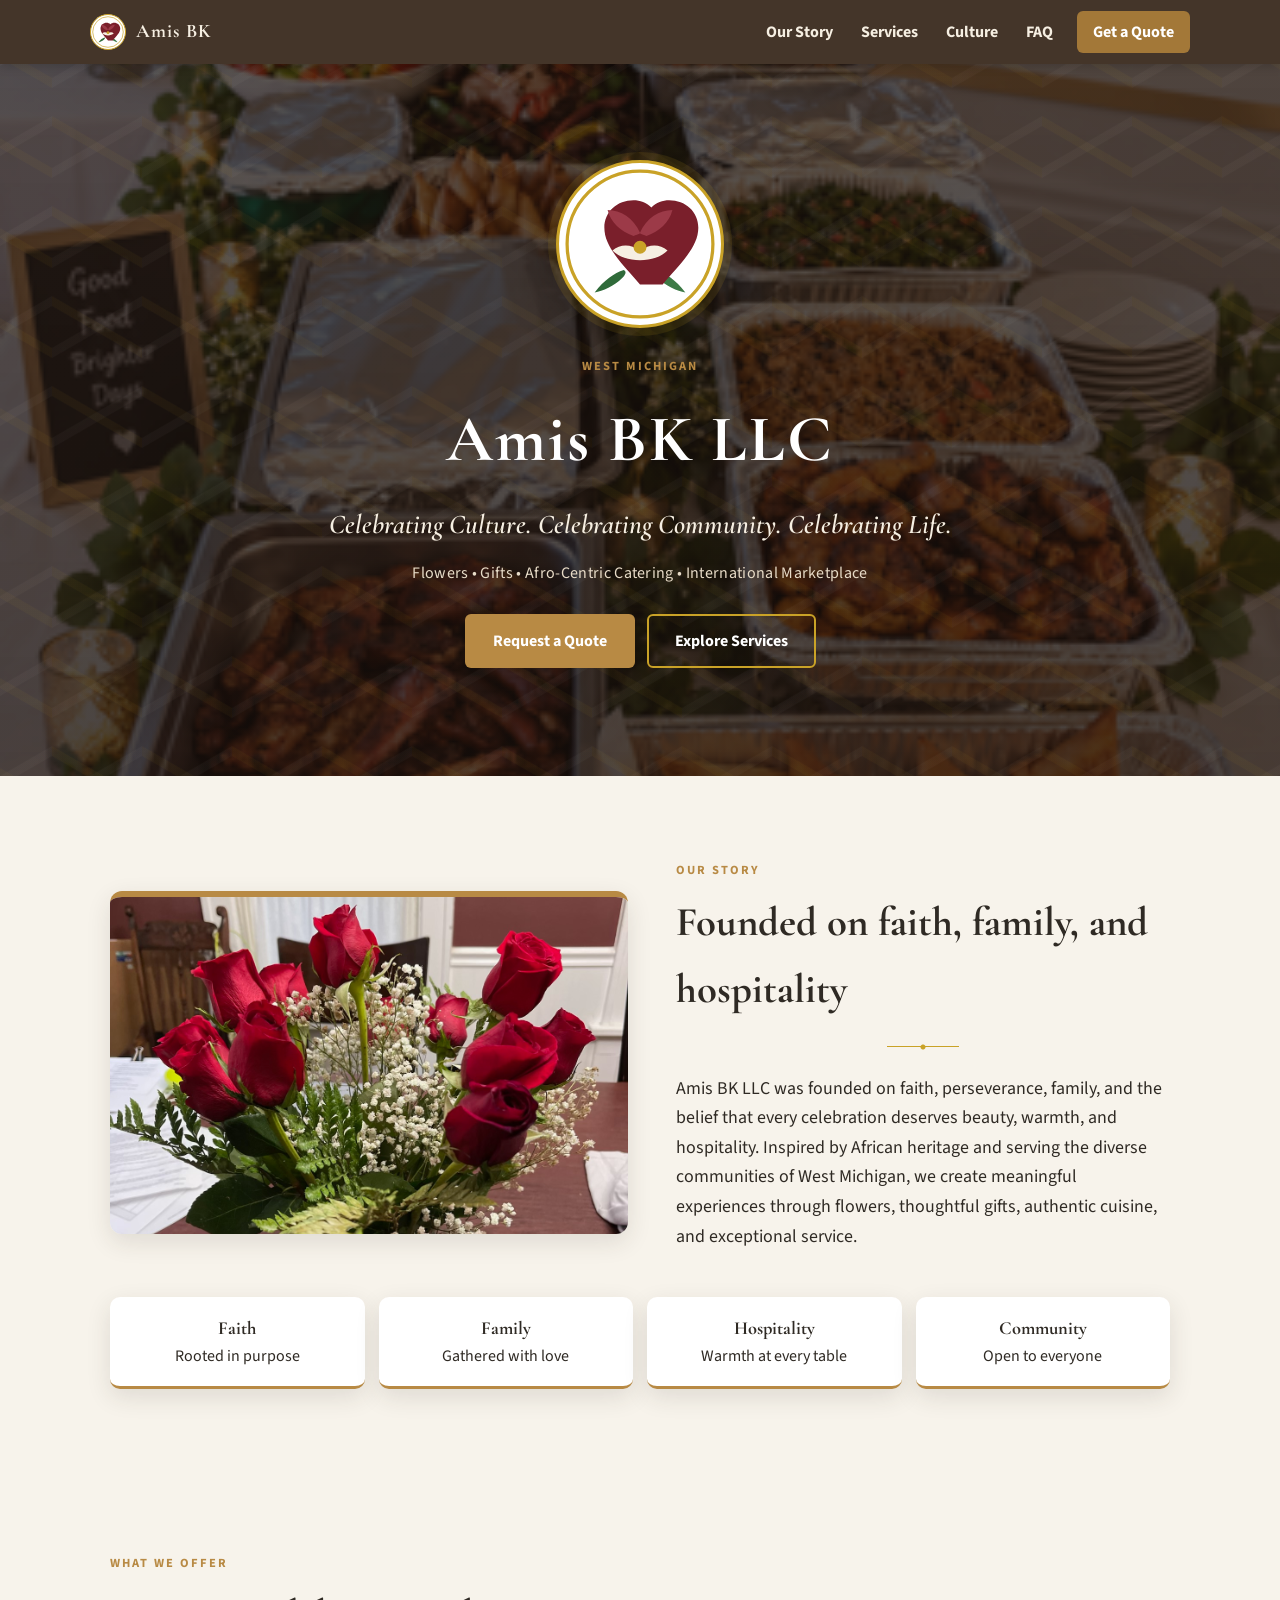
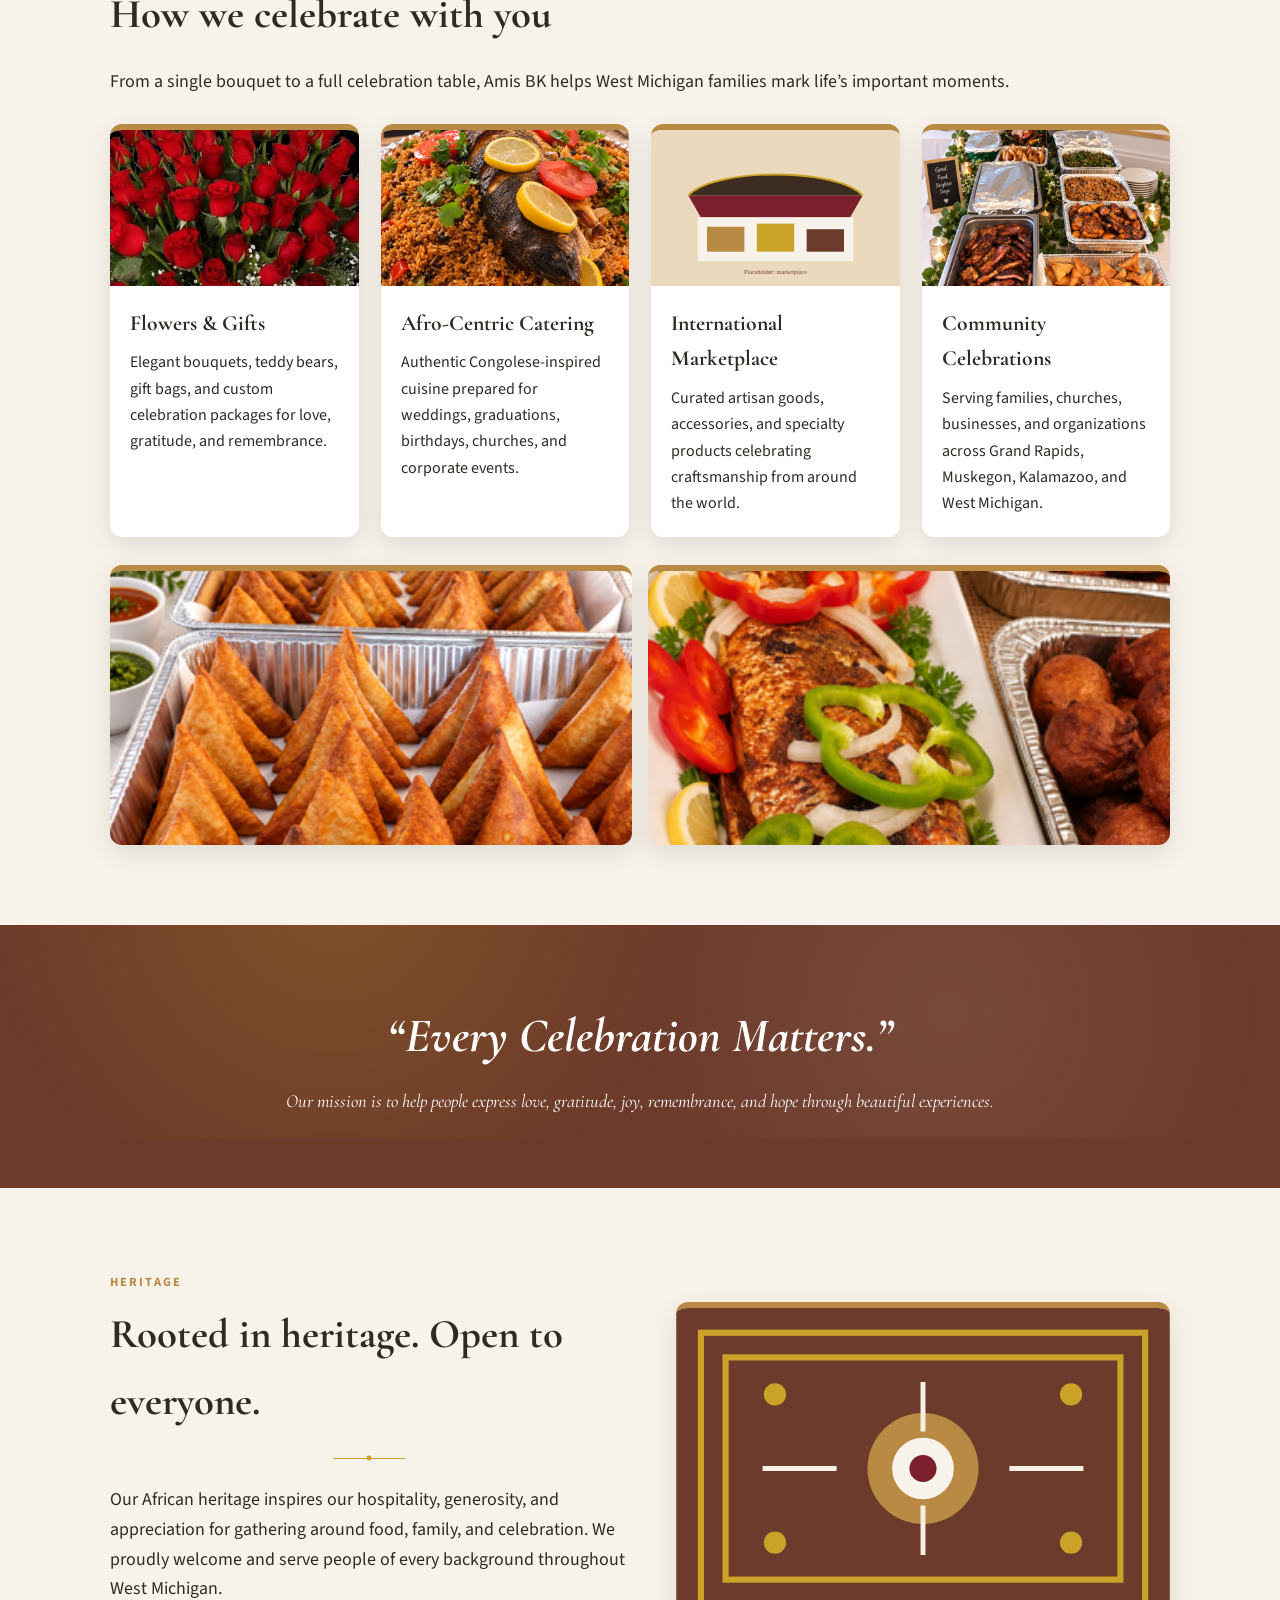
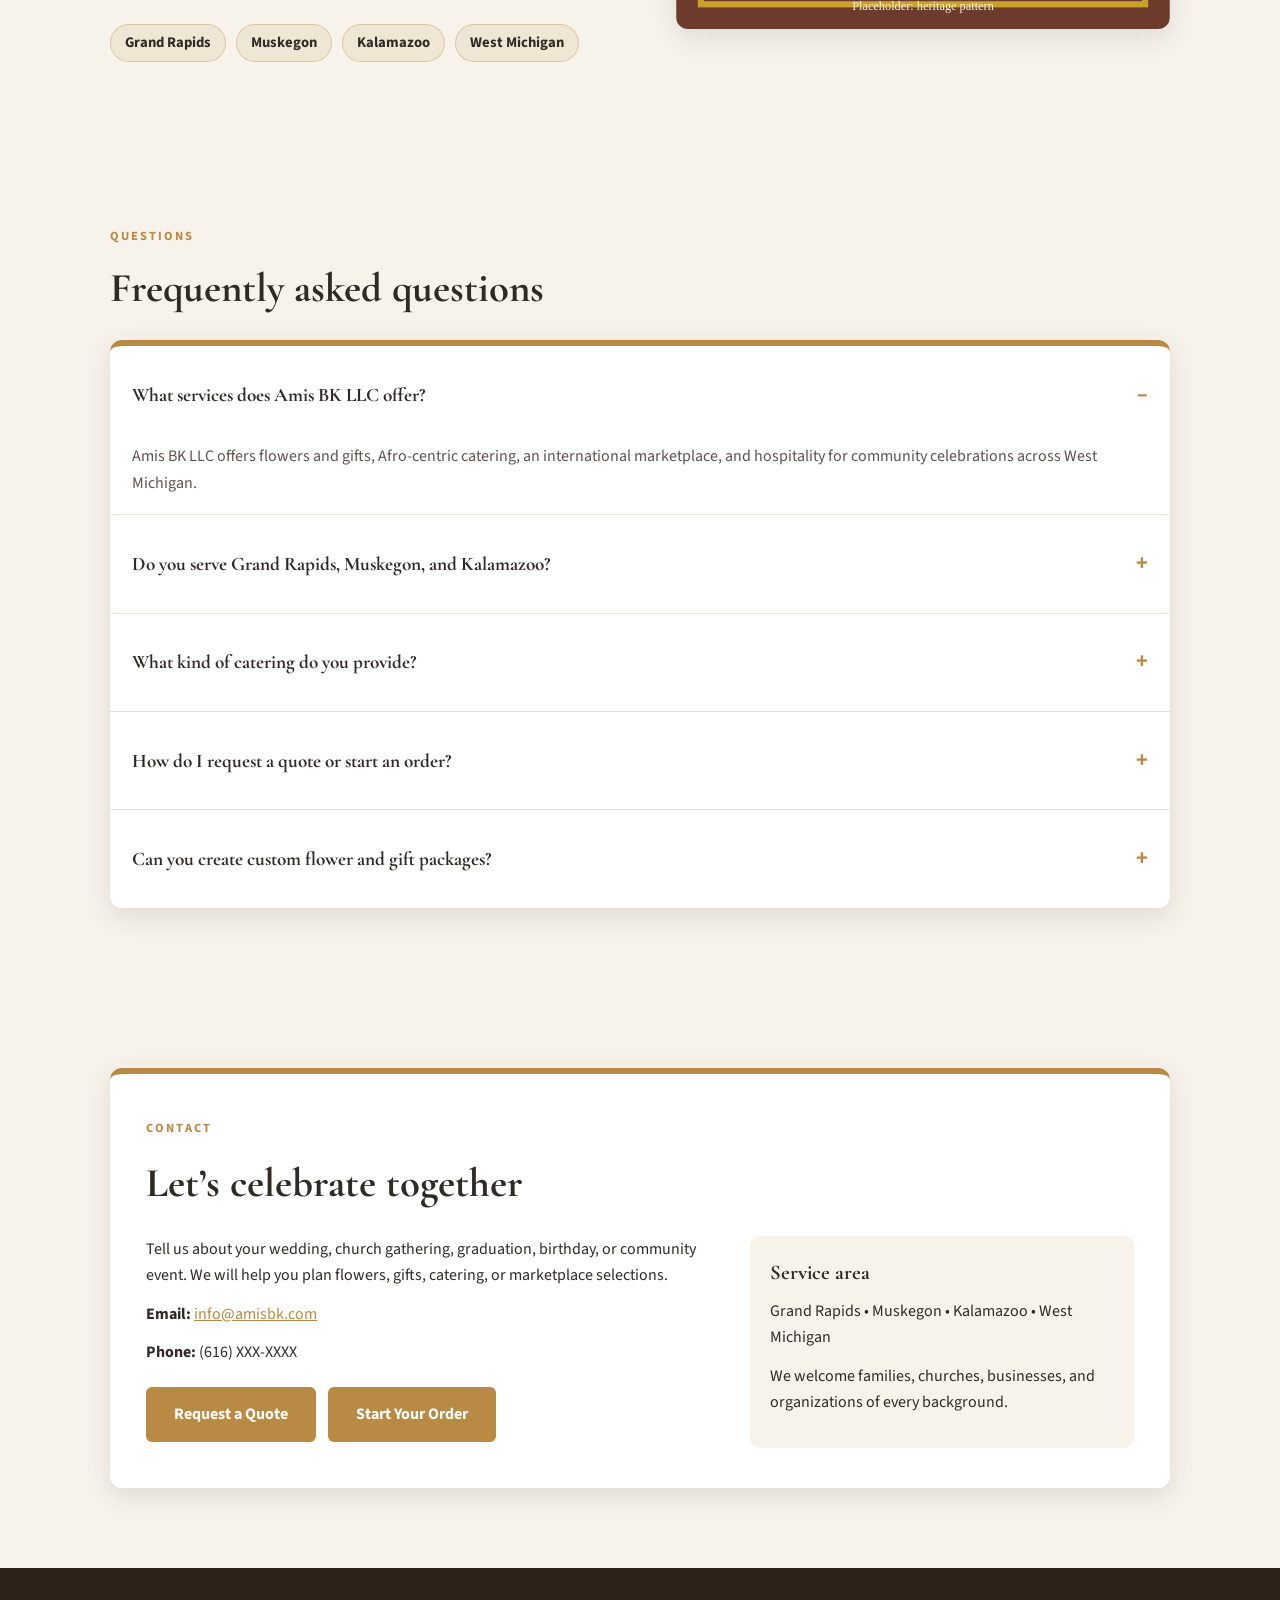
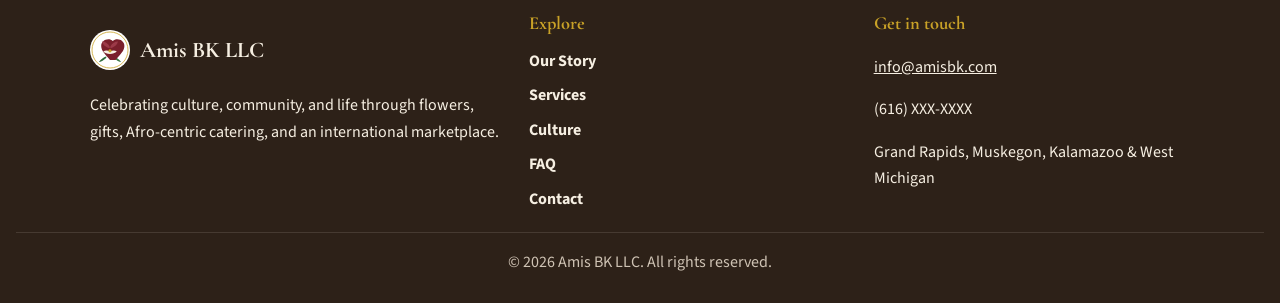
<file: index.html>
<!DOCTYPE html>
<html lang="en-US">
<head>
  <meta charset="utf-8">
  <meta name="viewport" content="width=device-width, initial-scale=1">
  <title>Amis BK LLC | Flowers, Gifts &amp; Afro-Centric Catering in West Michigan</title>
  <meta name="description" content="Amis BK LLC in West Michigan offers flowers, gifts, Congolese-inspired catering, and an international marketplace for weddings, churches, and community celebrations in Grand Rapids, Muskegon, and Kalamazoo.">
  <meta name="robots" content="index,follow">
  <meta name="author" content="Amis BK LLC">
  <meta name="geo.region" content="US-MI">
  <meta name="geo.placename" content="West Michigan">
  <meta name="theme-color" content="#3d2d21">
  <meta property="og:locale" content="en_US">
  <meta property="og:type" content="website">
  <meta property="og:site_name" content="Amis BK LLC">
  <meta property="og:title" content="Amis BK LLC | Flowers, Gifts &amp; Afro-Centric Catering">
  <meta property="og:description" content="Celebrating culture, community, and life through flowers, thoughtful gifts, authentic cuisine, and hospitality across West Michigan.">
  <meta name="twitter:card" content="summary">
  <meta name="twitter:title" content="Amis BK LLC | Flowers, Gifts &amp; Afro-Centric Catering">
  <meta name="twitter:description" content="Flowers, gifts, Afro-centric catering, and an international marketplace serving Grand Rapids, Muskegon, Kalamazoo, and West Michigan.">
  <link rel="icon" href="images/favicon.svg" type="image/svg+xml">
  <link rel="apple-touch-icon" href="images/logo.svg">
  <link rel="preconnect" href="https://fonts.googleapis.com">
  <link rel="preconnect" href="https://fonts.gstatic.com" crossorigin>
  <link rel="stylesheet" href="https://fonts.googleapis.com/css2?family=Cormorant+Garamond:ital,wght@0,600;0,700;1,600&family=Source+Sans+3:wght@400;600;700&display=swap">
  <link rel="stylesheet" href="css/styles.css">
  <script>document.documentElement.classList.add("js");</script>
  <script type="application/ld+json">
  {
    "@context": "https://schema.org",
    "@graph": [
      {
        "@type": "LocalBusiness",
        "@id": "#business",
        "name": "Amis BK LLC",
        "alternateName": "Amis BK",
        "description": "Flowers, gifts, Afro-centric catering, and an international marketplace celebrating culture and community in West Michigan.",
        "email": "info@amisbk.com",
        "priceRange": "$$",
        "areaServed": [
          {"@type": "City", "name": "Grand Rapids"},
          {"@type": "City", "name": "Muskegon"},
          {"@type": "City", "name": "Kalamazoo"},
          {"@type": "AdministrativeArea", "name": "West Michigan"}
        ],
        "address": {
          "@type": "PostalAddress",
          "addressRegion": "MI",
          "addressCountry": "US"
        },
        "knowsLanguage": ["en"],
        "slogan": "Celebrating Culture. Celebrating Community. Celebrating Life.",
        "hasOfferCatalog": {
          "@type": "OfferCatalog",
          "name": "Amis BK services",
          "itemListElement": [
            {"@type": "Offer", "itemOffered": {"@type": "Service", "name": "Flowers and gifts", "description": "Bouquets, teddy bears, gift bags, and custom celebration packages."}},
            {"@type": "Offer", "itemOffered": {"@type": "Service", "name": "Afro-centric catering", "description": "Congolese-inspired cuisine for weddings, graduations, birthdays, churches, and corporate events."}},
            {"@type": "Offer", "itemOffered": {"@type": "Service", "name": "International marketplace", "description": "Curated artisan goods, accessories, and specialty products."}},
            {"@type": "Offer", "itemOffered": {"@type": "Service", "name": "Community celebrations", "description": "Event hospitality for families, churches, businesses, and organizations in West Michigan."}}
          ]
        }
      },
      {
        "@type": "FAQPage",
        "mainEntity": [
          {
            "@type": "Question",
            "name": "What services does Amis BK LLC offer?",
            "acceptedAnswer": {
              "@type": "Answer",
              "text": "Amis BK LLC offers flowers and gifts, Afro-centric catering, an international marketplace, and hospitality for community celebrations across West Michigan."
            }
          },
          {
            "@type": "Question",
            "name": "Does Amis BK serve Grand Rapids, Muskegon, and Kalamazoo?",
            "acceptedAnswer": {
              "@type": "Answer",
              "text": "Yes. Amis BK LLC serves Grand Rapids, Muskegon, Kalamazoo, and the wider West Michigan community."
            }
          },
          {
            "@type": "Question",
            "name": "What kind of catering does Amis BK provide?",
            "acceptedAnswer": {
              "@type": "Answer",
              "text": "Catering is Congolese-inspired and prepared for weddings, graduations, birthdays, churches, and corporate events."
            }
          },
          {
            "@type": "Question",
            "name": "How do I request a quote or start an order?",
            "acceptedAnswer": {
              "@type": "Answer",
              "text": "Email info@amisbk.com with your event details, or use the Request a Quote or Start Your Order buttons on this page."
            }
          },
          {
            "@type": "Question",
            "name": "Can you create custom flower and gift packages?",
            "acceptedAnswer": {
              "@type": "Answer",
              "text": "Yes. Amis BK prepares elegant bouquets, teddy bears, gift bags, and custom celebration packages."
            }
          }
        ]
      }
    ]
  }
  </script>
</head>
<body>
  <a class="skip-link" href="#story">Skip to content</a>

  <nav class="site-nav" aria-label="Primary">
    <div class="nav-inner">
      <a class="nav-brand" href="#top">
        <img src="images/logo.svg" width="36" height="36" alt="">
        Amis BK
      </a>
      <button class="nav-toggle" type="button" aria-expanded="false" aria-controls="primary-nav" aria-label="Open menu">
        <span></span>
      </button>
      <ul class="nav-links" id="primary-nav">
        <li><a href="#story">Our Story</a></li>
        <li><a href="#services">Services</a></li>
        <li><a href="#culture">Culture</a></li>
        <li><a href="#faq">FAQ</a></li>
        <li><a class="nav-cta" href="#contact">Get a Quote</a></li>
      </ul>
    </div>
  </nav>

  <header class="hero-banner" id="top">
    <div class="hero-shimmer" aria-hidden="true"></div>
    <div class="hero-inner">
      <div class="logo-wrap hero-animate">
        <img src="images/logo.svg" width="168" height="168" alt="Amis BK rose logo">
      </div>
      <p class="eyebrow hero-animate delay-1">West Michigan</p>
      <h1 class="hero-animate delay-2">Amis BK LLC</h1>
      <p class="tagline hero-animate delay-3">Celebrating Culture. Celebrating Community. Celebrating Life.</p>
      <p class="service-line hero-animate delay-4">Flowers • Gifts • Afro-Centric Catering • International Marketplace</p>
      <div class="hero-actions hero-animate delay-5">
        <a class="button" href="#contact">Request a Quote</a>
        <a class="button button-outline" href="#services">Explore Services</a>
      </div>
    </div>
  </header>

  <main>
    <section class="section" id="story">
      <div class="split">
        <div class="split-image reveal">
          <img class="img-story" src="images/story.jpg" width="800" height="520" alt="Red rose bouquet in a glass vase">
        </div>
        <div class="reveal" style="--delay: 0.12s">
          <p class="eyebrow">Our story</p>
          <h2>Founded on faith, family, and hospitality</h2>
          <div class="ornament" aria-hidden="true"></div>
          <p class="lead">Amis BK LLC was founded on faith, perseverance, family, and the belief that every celebration deserves beauty, warmth, and hospitality. Inspired by African heritage and serving the diverse communities of West Michigan, we create meaningful experiences through flowers, thoughtful gifts, authentic cuisine, and exceptional service.</p>
        </div>
      </div>
      <ul class="values">
        <li class="value reveal"><strong>Faith</strong>Rooted in purpose</li>
        <li class="value reveal" style="--delay: 0.08s"><strong>Family</strong>Gathered with love</li>
        <li class="value reveal" style="--delay: 0.16s"><strong>Hospitality</strong>Warmth at every table</li>
        <li class="value reveal" style="--delay: 0.24s"><strong>Community</strong>Open to everyone</li>
      </ul>
    </section>

    <section class="section" id="services">
      <p class="eyebrow reveal">What we offer</p>
      <h2 class="reveal">How we celebrate with you</h2>
      <p class="lead reveal">From a single bouquet to a full celebration table, Amis BK helps West Michigan families mark life’s important moments.</p>
      <div class="cards">
        <article class="card reveal">
          <img class="img-flowers" src="images/flowers.jpg" width="800" height="500" alt="Large bouquet of red roses with baby's breath and a red ribbon">
          <div class="card-body">
            <h3>Flowers &amp; Gifts</h3>
            <p>Elegant bouquets, teddy bears, gift bags, and custom celebration packages for love, gratitude, and remembrance.</p>
          </div>
        </article>
        <article class="card reveal" style="--delay: 0.08s">
          <img class="img-catering" src="images/catering.png" width="800" height="500" alt="Whole grilled fish on seasoned rice with lemon, tomato, and an Amis BK sign">
          <div class="card-body">
            <h3>Afro-Centric Catering</h3>
            <p>Authentic Congolese-inspired cuisine prepared for weddings, graduations, birthdays, churches, and corporate events.</p>
          </div>
        </article>
        <article class="card reveal" style="--delay: 0.16s">
          <img src="images/marketplace.svg" width="800" height="500" alt="International marketplace stall with artisan goods">
          <div class="card-body">
            <h3>International Marketplace</h3>
            <p>Curated artisan goods, accessories, and specialty products celebrating craftsmanship from around the world.</p>
          </div>
        </article>
        <article class="card reveal" style="--delay: 0.24s">
          <img class="img-buffet" src="images/buffet.png" width="800" height="500" alt="Amis BK catering buffet with meats, samosas, and celebration dishes">
          <div class="card-body">
            <h3>Community Celebrations</h3>
            <p>Serving families, churches, businesses, and organizations across Grand Rapids, Muskegon, Kalamazoo, and West Michigan.</p>
          </div>
        </article>
      </div>
      <div class="photo-strip reveal">
        <img src="images/samosas.png" width="800" height="500" alt="Trays of samosas with an Amis BK chalkboard sign">
        <img class="img-catering" src="images/grilled-fish.png" width="800" height="500" alt="Grilled fish with peppers, plantains, and fritters">
      </div>
    </section>

    <aside class="quote">
      <div class="quote-parallax" aria-hidden="true"></div>
      <div class="quote-inner reveal">
        <h2>“Every Celebration Matters.”</h2>
        <p>Our mission is to help people express love, gratitude, joy, remembrance, and hope through beautiful experiences.</p>
      </div>
    </aside>

    <section class="section" id="culture">
      <div class="split reverse">
        <div class="reveal">
          <p class="eyebrow">Heritage</p>
          <h2>Rooted in heritage. Open to everyone.</h2>
          <div class="ornament" aria-hidden="true"></div>
          <p class="lead">Our African heritage inspires our hospitality, generosity, and appreciation for gathering around food, family, and celebration. We proudly welcome and serve people of every background throughout West Michigan.</p>
          <ul class="cities" aria-label="Cities we serve">
            <li>Grand Rapids</li>
            <li>Muskegon</li>
            <li>Kalamazoo</li>
            <li>West Michigan</li>
          </ul>
        </div>
        <div class="split-image reveal" style="--delay: 0.12s">
          <img src="images/culture.svg" width="800" height="520" alt="Pattern inspired by African textile design">
        </div>
      </div>
    </section>

    <section class="section" id="faq">
      <p class="eyebrow reveal">Questions</p>
      <h2 class="reveal">Frequently asked questions</h2>
      <div class="faq-wrap reveal">
        <div class="faq-item">
          <h3>
            <button class="faq-question" type="button" aria-expanded="true" aria-controls="faq-1">
              What services does Amis BK LLC offer?
              <span aria-hidden="true">–</span>
            </button>
          </h3>
          <p class="faq-answer" id="faq-1">Amis BK LLC offers flowers and gifts, Afro-centric catering, an international marketplace, and hospitality for community celebrations across West Michigan.</p>
        </div>
        <div class="faq-item">
          <h3>
            <button class="faq-question" type="button" aria-expanded="false" aria-controls="faq-2">
              Do you serve Grand Rapids, Muskegon, and Kalamazoo?
              <span aria-hidden="true">+</span>
            </button>
          </h3>
          <p class="faq-answer" id="faq-2" hidden>Yes. We serve Grand Rapids, Muskegon, Kalamazoo, and the wider West Michigan community.</p>
        </div>
        <div class="faq-item">
          <h3>
            <button class="faq-question" type="button" aria-expanded="false" aria-controls="faq-3">
              What kind of catering do you provide?
              <span aria-hidden="true">+</span>
            </button>
          </h3>
          <p class="faq-answer" id="faq-3" hidden>Our catering is Congolese-inspired and prepared for weddings, graduations, birthdays, churches, and corporate events.</p>
        </div>
        <div class="faq-item">
          <h3>
            <button class="faq-question" type="button" aria-expanded="false" aria-controls="faq-4">
              How do I request a quote or start an order?
              <span aria-hidden="true">+</span>
            </button>
          </h3>
          <p class="faq-answer" id="faq-4" hidden>Email <a href="mailto:info@amisbk.com">info@amisbk.com</a> with your event details, or use the Request a Quote or Start Your Order buttons on this page.</p>
        </div>
        <div class="faq-item">
          <h3>
            <button class="faq-question" type="button" aria-expanded="false" aria-controls="faq-5">
              Can you create custom flower and gift packages?
              <span aria-hidden="true">+</span>
            </button>
          </h3>
          <p class="faq-answer" id="faq-5" hidden>Yes. We prepare elegant bouquets, teddy bears, gift bags, and custom celebration packages.</p>
        </div>
      </div>
    </section>

    <section class="section" id="contact">
      <div class="contact-panel reveal">
        <p class="eyebrow">Contact</p>
        <h2>Let’s celebrate together</h2>
        <div class="contact-grid">
          <div>
            <p>Tell us about your wedding, church gathering, graduation, birthday, or community event. We will help you plan flowers, gifts, catering, or marketplace selections.</p>
            <p><strong>Email:</strong> <a href="mailto:info@amisbk.com">info@amisbk.com</a></p>
            <p><strong>Phone:</strong> (616) XXX-XXXX</p>
            <div class="contact-actions">
              <a class="button" href="mailto:info@amisbk.com?subject=Quote%20request%20from%20Amis%20BK%20website">Request a Quote</a>
              <a class="button" href="mailto:info@amisbk.com?subject=Start%20an%20order%20with%20Amis%20BK">Start Your Order</a>
            </div>
          </div>
          <aside class="contact-aside">
            <h3>Service area</h3>
            <p>Grand Rapids • Muskegon • Kalamazoo • West Michigan</p>
            <p>We welcome families, churches, businesses, and organizations of every background.</p>
          </aside>
        </div>
      </div>
    </section>
  </main>

  <footer class="site-footer">
    <div class="footer-grid">
      <div>
        <p class="footer-brand">
          <img src="images/logo.svg" width="40" height="40" alt="">
          Amis BK LLC
        </p>
        <p>Celebrating culture, community, and life through flowers, gifts, Afro-centric catering, and an international marketplace.</p>
      </div>
      <div>
        <h2>Explore</h2>
        <nav class="footer-links" aria-label="Footer">
          <a href="#story">Our Story</a>
          <a href="#services">Services</a>
          <a href="#culture">Culture</a>
          <a href="#faq">FAQ</a>
          <a href="#contact">Contact</a>
        </nav>
      </div>
      <div>
        <h2>Get in touch</h2>
        <p><a href="mailto:info@amisbk.com">info@amisbk.com</a></p>
        <p>(616) XXX-XXXX</p>
        <p>Grand Rapids, Muskegon, Kalamazoo &amp; West Michigan</p>
      </div>
    </div>
    <p class="copyright">© 2026 Amis BK LLC. All rights reserved.</p>
  </footer>

  <button class="back-to-top" type="button" aria-label="Back to top">↑</button>
  <script src="js/main.js"></script>
</body>
</html>
</file>
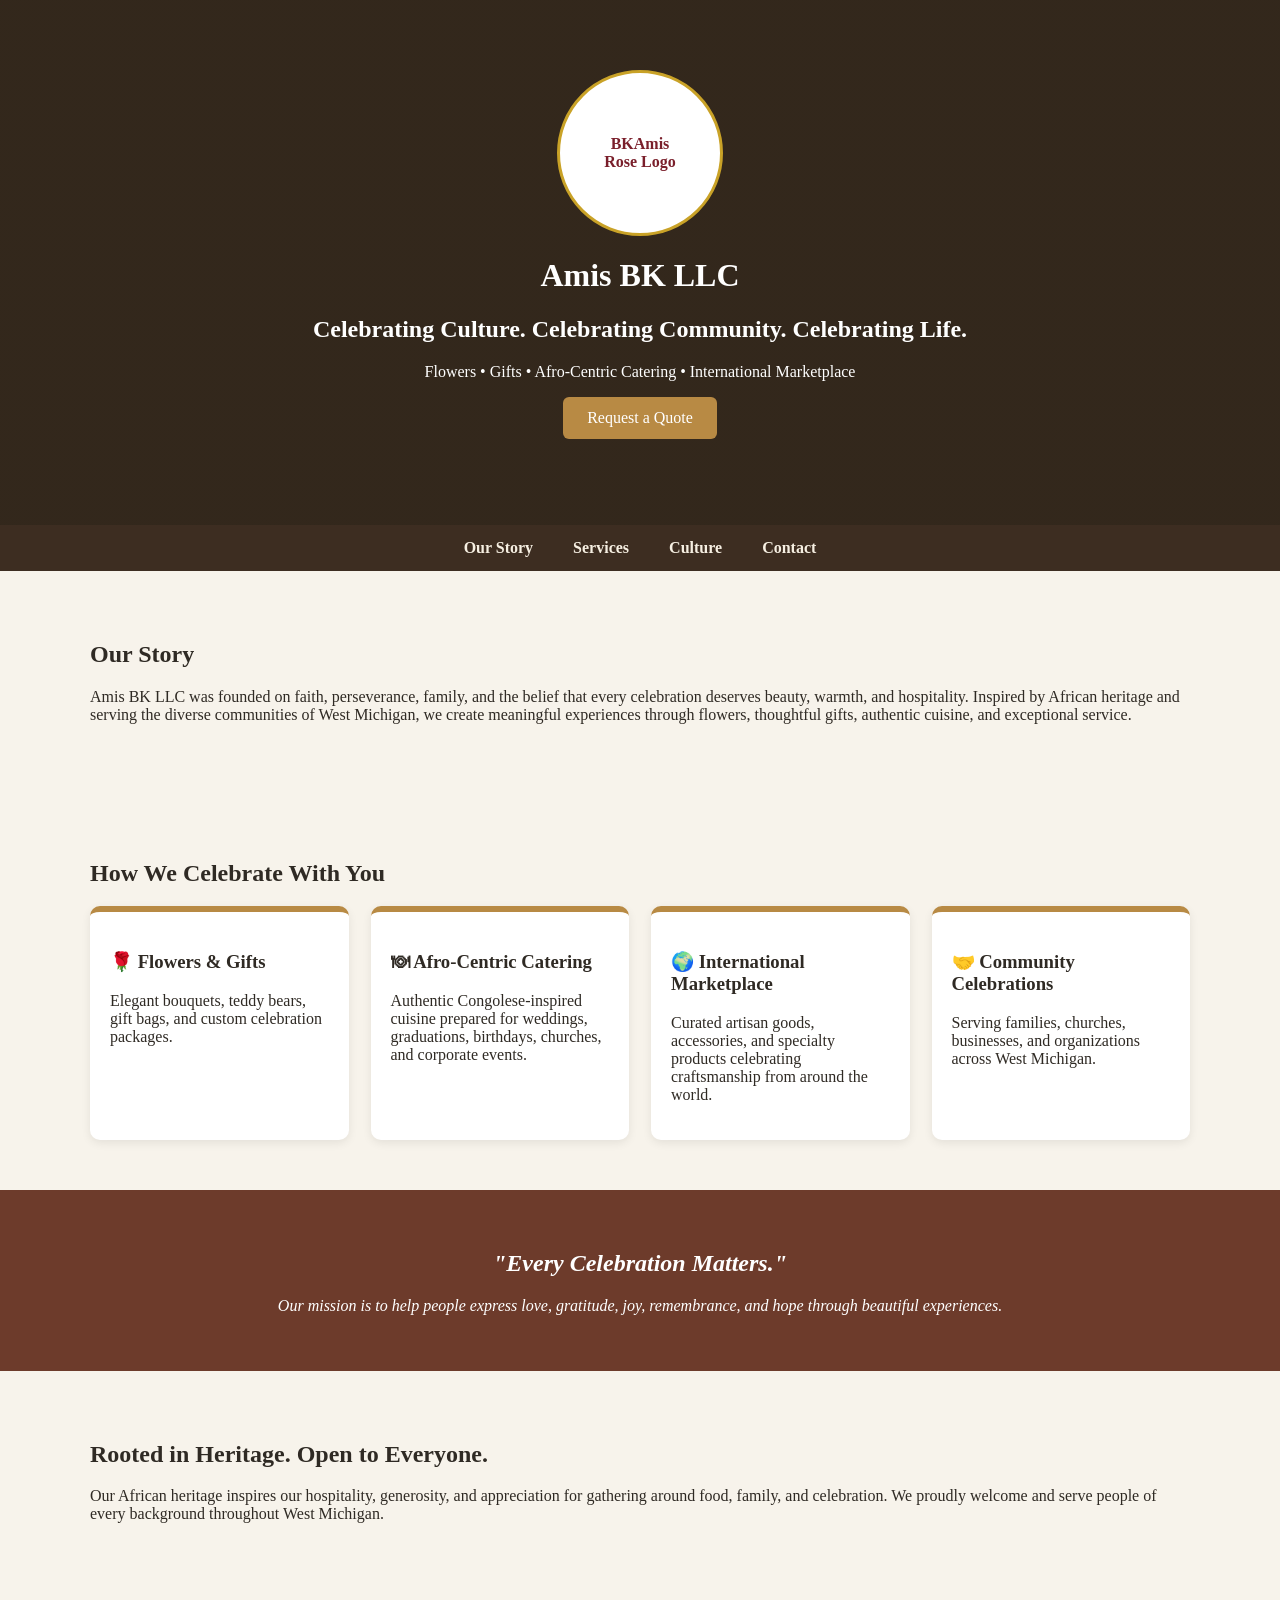
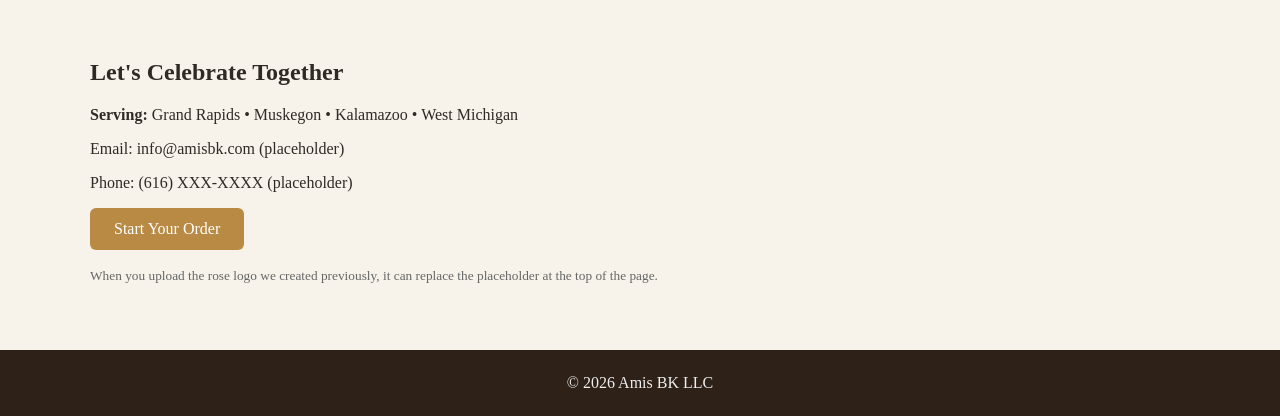
<file: AmisBK_Website_Prototype_v2.html>
<!DOCTYPE html>
<html lang="en">
<head>
<meta charset="utf-8">
<meta name="viewport" content="width=device-width,initial-scale=1">
<title>Amis BK LLC</title>
<style>
body{margin:0;font-family:Georgia,serif;background:#f7f3eb;color:#2f2a24}
header{background:linear-gradient(rgba(42,32,22,.72),rgba(42,32,22,.72)),#4a3b2b;color:white;padding:70px 20px;text-align:center}
.logo{
width:160px;height:160px;border:3px solid #c9a227;border-radius:50%;
display:flex;align-items:center;justify-content:center;
margin:0 auto 20px;background:#fff;color:#7a1f2b;font-weight:bold}
nav{background:#3d2d21;padding:14px;text-align:center}
nav a{color:#f6efe2;text-decoration:none;margin:0 18px;font-weight:bold}
.hero,.section{max-width:1100px;margin:auto;padding:50px 20px}
.cards{display:grid;grid-template-columns:repeat(auto-fit,minmax(230px,1fr));gap:22px}
.card{background:white;border-top:6px solid #b88a44;border-radius:10px;padding:20px;box-shadow:0 3px 10px rgba(0,0,0,.08)}
.quote{background:#6d3b2b;color:white;padding:40px 20px;text-align:center;font-style:italic}
.button{display:inline-block;background:#b88a44;color:white;padding:12px 24px;text-decoration:none;border-radius:6px}
footer{background:#2d2118;color:#eee;text-align:center;padding:24px}
small{color:#666}
</style>
</head>
<body>

<header>
<div class="logo">
<!-- Replace this placeholder with the BKAmis rose logo -->
BKAmis<br>Rose Logo
</div>
<h1>Amis BK LLC</h1>
<h2>Celebrating Culture. Celebrating Community. Celebrating Life.</h2>
<p>Flowers • Gifts • Afro-Centric Catering • International Marketplace</p>
<p><a class="button" href="#contact">Request a Quote</a></p>
</header>

<nav>
<a href="#story">Our Story</a>
<a href="#services">Services</a>
<a href="#culture">Culture</a>
<a href="#contact">Contact</a>
</nav>

<section class="hero" id="story">
<h2>Our Story</h2>
<p>Amis BK LLC was founded on faith, perseverance, family, and the belief that every celebration deserves beauty, warmth, and hospitality. Inspired by African heritage and serving the diverse communities of West Michigan, we create meaningful experiences through flowers, thoughtful gifts, authentic cuisine, and exceptional service.</p>
</section>

<section class="section" id="services">
<h2>How We Celebrate With You</h2>
<div class="cards">
<div class="card"><h3>🌹 Flowers & Gifts</h3><p>Elegant bouquets, teddy bears, gift bags, and custom celebration packages.</p></div>
<div class="card"><h3>🍽 Afro-Centric Catering</h3><p>Authentic Congolese-inspired cuisine prepared for weddings, graduations, birthdays, churches, and corporate events.</p></div>
<div class="card"><h3>🌍 International Marketplace</h3><p>Curated artisan goods, accessories, and specialty products celebrating craftsmanship from around the world.</p></div>
<div class="card"><h3>🤝 Community Celebrations</h3><p>Serving families, churches, businesses, and organizations across West Michigan.</p></div>
</div>
</section>

<div class="quote">
<h2>"Every Celebration Matters."</h2>
<p>Our mission is to help people express love, gratitude, joy, remembrance, and hope through beautiful experiences.</p>
</div>

<section class="section" id="culture">
<h2>Rooted in Heritage. Open to Everyone.</h2>
<p>Our African heritage inspires our hospitality, generosity, and appreciation for gathering around food, family, and celebration. We proudly welcome and serve people of every background throughout West Michigan.</p>
</section>

<section class="section" id="contact">
<h2>Let's Celebrate Together</h2>
<p><strong>Serving:</strong> Grand Rapids • Muskegon • Kalamazoo • West Michigan</p>
<p>Email: info@amisbk.com (placeholder)</p>
<p>Phone: (616) XXX-XXXX (placeholder)</p>
<p><a class="button" href="#">Start Your Order</a></p>
<p><small>When you upload the rose logo we created previously, it can replace the placeholder at the top of the page.</small></p>
</section>

<footer>© 2026 Amis BK LLC</footer>

</body>
</html>
</file>
<file: css/styles.css>
:root {
  --cream: #f7f3eb;
  --ink: #2f2a24;
  --muted: #5c534b;
  --gold: #b88a44;
  --gold-bright: #c9a227;
  --burgundy: #6d3b2b;
  --rose: #7a1f2b;
  --nav: #3d2d21;
  --header: #4a3b2b;
  --footer: #2d2118;
  --white: #ffffff;
  --shadow: 0 8px 24px rgba(47, 42, 36, 0.12);
  --radius: 12px;
  --max: 1100px;
  --font-serif: "Cormorant Garamond", Georgia, "Times New Roman", serif;
  --font-sans: "Source Sans 3", "Segoe UI", sans-serif;
}

*,
*::before,
*::after {
  box-sizing: border-box;
}

html {
  scroll-behavior: smooth;
  scroll-padding-top: 72px;
}

body {
  margin: 0;
  font-family: var(--font-sans);
  background: var(--cream);
  color: var(--ink);
  line-height: 1.65;
  min-height: 100vh;
  display: flex;
  flex-direction: column;
}

h1,
h2,
h3,
.nav-brand,
.tagline,
.quote h2,
.faq-question {
  font-family: var(--font-serif);
}

img {
  max-width: 100%;
  height: auto;
  display: block;
}

a {
  color: var(--gold);
}

a:focus-visible,
button:focus-visible {
  outline: 3px solid var(--gold-bright);
  outline-offset: 3px;
}

.skip-link {
  position: absolute;
  left: 12px;
  top: -48px;
  z-index: 1000;
  background: var(--gold);
  color: var(--white);
  padding: 8px 14px;
  border-radius: 6px;
  text-decoration: none;
  font-weight: 700;
}

.skip-link:focus {
  top: 12px;
}

.site-nav {
  position: sticky;
  top: 0;
  z-index: 100;
  background: rgba(61, 45, 33, 0.96);
  padding: 0 16px;
  box-shadow: 0 2px 10px rgba(0, 0, 0, 0.18);
  backdrop-filter: blur(8px);
  transition: box-shadow 0.3s ease, background 0.3s ease;
}

.site-nav.is-scrolled {
  box-shadow: 0 8px 24px rgba(0, 0, 0, 0.28);
  background: rgba(45, 33, 24, 0.98);
}

.nav-inner {
  max-width: var(--max);
  margin: 0 auto;
  display: flex;
  align-items: center;
  justify-content: space-between;
  min-height: 64px;
  gap: 12px;
}

.nav-brand {
  display: flex;
  align-items: center;
  gap: 10px;
  color: #f6efe2;
  text-decoration: none;
  font-weight: 700;
  letter-spacing: 0.06em;
  font-size: 1.2rem;
}

.nav-brand img {
  width: 36px;
  height: 36px;
  border-radius: 50%;
  border: 1px solid var(--gold-bright);
  background: var(--white);
}

.nav-toggle {
  display: none;
  width: 44px;
  height: 44px;
  border: 0;
  background: transparent;
  cursor: pointer;
  padding: 10px;
}

.nav-toggle span,
.nav-toggle span::before,
.nav-toggle span::after {
  display: block;
  width: 22px;
  height: 2px;
  background: #f6efe2;
  position: relative;
  transition: transform 0.25s ease, opacity 0.25s ease, top 0.25s ease;
}

.nav-toggle span::before,
.nav-toggle span::after {
  content: "";
  position: absolute;
  left: 0;
}

.nav-toggle span::before {
  top: -7px;
  transform: none;
}

.nav-toggle span::after {
  top: 7px;
  transform: none;
}

.nav-toggle[aria-expanded="true"] span {
  background: transparent;
}

.nav-toggle[aria-expanded="true"] span::before {
  top: 0;
  transform: rotate(45deg);
}

.nav-toggle[aria-expanded="true"] span::after {
  top: 0;
  transform: rotate(-45deg);
}

.nav-links {
  display: flex;
  align-items: center;
  gap: 4px;
  list-style: none;
  margin: 0;
  padding: 0;
}

.nav-links a {
  color: #f6efe2;
  text-decoration: none;
  font-weight: 700;
  padding: 16px 12px;
  display: block;
  position: relative;
  transition: color 0.2s ease;
}

.nav-links a::after {
  content: "";
  position: absolute;
  left: 12px;
  right: 12px;
  bottom: 10px;
  height: 2px;
  background: var(--gold-bright);
  transform: scaleX(0);
  transition: transform 0.25s ease;
}

.nav-links a:hover,
.nav-links a[aria-current="true"] {
  color: var(--gold-bright);
}

.nav-links a:hover::after,
.nav-links a[aria-current="true"]::after {
  transform: scaleX(1);
}

.nav-cta {
  margin-left: 8px;
  padding: 8px 16px !important;
  background: var(--gold);
  border-radius: 6px;
  color: var(--white) !important;
}

.nav-cta::after {
  display: none;
}

.nav-cta:hover,
.nav-cta[aria-current="true"] {
  background: #a37838;
  color: var(--white) !important;
}

.hero-banner {
  position: relative;
  overflow: hidden;
  background:
    linear-gradient(rgba(24, 16, 12, 0.72), rgba(24, 16, 12, 0.78)),
    url("../images/buffet.png") center 35% / cover no-repeat,
    #2d2118;
  color: var(--white);
  text-align: center;
  padding: 96px 20px 108px;
}

.hero-banner::before,
.hero-banner::after {
  content: "";
  position: absolute;
  inset: -20% -10%;
  pointer-events: none;
}

.hero-banner::before {
  background-image:
    linear-gradient(30deg, transparent 0 46%, rgba(201, 162, 39, 0.05) 47% 53%, transparent 54%),
    linear-gradient(-30deg, transparent 0 46%, rgba(246, 239, 226, 0.03) 47% 53%, transparent 54%);
  background-size: 90px 90px;
  animation: pattern-drift 28s linear infinite;
}

.hero-shimmer {
  position: absolute;
  inset: 0;
  background: linear-gradient(120deg, transparent 30%, rgba(255, 255, 255, 0.07) 50%, transparent 70%);
  transform: translateX(-100%);
  animation: shimmer 7s ease-in-out 1.2s infinite;
  pointer-events: none;
}

.hero-inner {
  position: relative;
  z-index: 1;
  max-width: 760px;
  margin: 0 auto;
}

.logo-wrap {
  width: 168px;
  height: 168px;
  margin: 0 auto 24px;
  border: 3px solid var(--gold-bright);
  border-radius: 50%;
  background: var(--white);
  overflow: hidden;
  box-shadow: 0 0 0 8px rgba(201, 162, 39, 0.12), 0 12px 30px rgba(0, 0, 0, 0.28);
}

.logo-wrap img {
  width: 100%;
  height: 100%;
  object-fit: cover;
}

.hero-banner h1 {
  margin: 0 0 10px;
  font-size: clamp(2.4rem, 6vw, 4.1rem);
  letter-spacing: 0.03em;
  font-weight: 700;
}

.tagline {
  margin: 0 0 12px;
  font-size: clamp(1.25rem, 2.8vw, 1.7rem);
  font-weight: 600;
  font-style: italic;
  color: #f6efe2;
}

.service-line {
  margin: 0 0 28px;
  color: #e8dcc8;
  letter-spacing: 0.02em;
}

.ornament {
  width: 72px;
  height: 10px;
  margin: 0 auto 22px;
  background:
    radial-gradient(circle, var(--gold-bright) 2px, transparent 3px) center / 12px 12px no-repeat,
    linear-gradient(var(--gold-bright), var(--gold-bright)) center / 72px 1px no-repeat;
}

.hero-actions {
  display: flex;
  justify-content: center;
  flex-wrap: wrap;
  gap: 12px;
}

.button {
  display: inline-block;
  background: var(--gold);
  color: var(--white);
  padding: 12px 26px;
  text-decoration: none;
  border-radius: 6px;
  font-weight: 700;
  border: 2px solid transparent;
  position: relative;
  overflow: hidden;
  transition: background 0.2s ease, transform 0.2s ease, box-shadow 0.2s ease;
}

.button::after {
  content: "";
  position: absolute;
  inset: 0;
  background: linear-gradient(120deg, transparent, rgba(255, 255, 255, 0.28), transparent);
  transform: translateX(-120%);
  transition: transform 0.5s ease;
}

.button:hover {
  background: #a37838;
  transform: translateY(-2px);
  box-shadow: 0 8px 18px rgba(0, 0, 0, 0.18);
}

.button:hover::after {
  transform: translateX(120%);
}

.button-outline {
  background: transparent;
  border-color: var(--gold-bright);
  color: var(--white);
}

.button-outline:hover {
  background: rgba(201, 162, 39, 0.18);
}

.js .hero-animate {
  opacity: 0;
  animation: fade-up 0.85s ease forwards;
}

.js .hero-animate.delay-1 { animation-delay: 0.12s; }
.js .hero-animate.delay-2 { animation-delay: 0.24s; }
.js .hero-animate.delay-3 { animation-delay: 0.36s; }
.js .hero-animate.delay-4 { animation-delay: 0.48s; }
.js .hero-animate.delay-5 { animation-delay: 0.6s; }

.js .logo-wrap.hero-animate {
  animation-name: fade-scale;
}

.section {
  max-width: var(--max);
  margin: 0 auto;
  padding: 80px 20px;
}

.section h2,
.quote h2,
.contact-panel h2,
.faq-list h2 {
  font-size: clamp(1.85rem, 3.4vw, 2.55rem);
  margin: 0 0 18px;
  font-weight: 700;
}

.eyebrow {
  display: inline-block;
  margin: 0 0 8px;
  color: var(--gold);
  font-weight: 700;
  letter-spacing: 0.16em;
  text-transform: uppercase;
  font-size: 0.78rem;
  font-family: var(--font-sans);
}

.split {
  display: grid;
  grid-template-columns: 1.05fr 1fr;
  gap: 48px;
  align-items: center;
}

.split-image {
  border-radius: var(--radius);
  overflow: hidden;
  box-shadow: var(--shadow);
  border-top: 6px solid var(--gold);
}

.split-image img {
  width: 100%;
  aspect-ratio: 8 / 5.2;
  object-fit: cover;
  transition: transform 0.7s ease;
}

.split-image:hover img {
  transform: scale(1.04);
}

.lead {
  font-size: 1.12rem;
}

.values {
  display: grid;
  grid-template-columns: repeat(4, 1fr);
  gap: 14px;
  margin: 28px 0 0;
  padding: 0;
  list-style: none;
}

.value {
  background: var(--white);
  border-radius: 10px;
  padding: 16px 12px;
  text-align: center;
  box-shadow: var(--shadow);
  border-bottom: 3px solid var(--gold);
}

.value strong {
  display: block;
  font-family: var(--font-serif);
  font-size: 1.15rem;
}

.cards {
  display: grid;
  grid-template-columns: repeat(auto-fit, minmax(230px, 1fr));
  gap: 22px;
  margin-top: 28px;
}

.card {
  background: var(--white);
  border-top: 6px solid var(--gold);
  border-radius: var(--radius);
  overflow: hidden;
  box-shadow: var(--shadow);
  transition: transform 0.35s ease, box-shadow 0.35s ease;
}

.card:hover {
  transform: translateY(-8px);
  box-shadow: 0 16px 32px rgba(47, 42, 36, 0.16);
}

.card img {
  width: 100%;
  aspect-ratio: 8 / 5;
  object-fit: cover;
  transition: transform 0.6s ease;
}

.img-flowers {
  object-position: center 18%;
}

.img-story {
  object-position: center 35%;
}

.img-catering {
  object-position: center 48%;
}

.img-buffet {
  object-position: center 40%;
}

.photo-strip {
  display: grid;
  grid-template-columns: 1fr 1fr;
  gap: 16px;
  margin-top: 28px;
}

.photo-strip img {
  width: 100%;
  height: 280px;
  object-fit: cover;
  border-radius: var(--radius);
  border-top: 6px solid var(--gold);
  box-shadow: var(--shadow);
}

.card:hover img {
  transform: scale(1.06);
}

.card-body {
  padding: 20px;
}

.card h3 {
  margin: 0 0 8px;
  font-size: 1.35rem;
}

.card p {
  margin: 0;
  overflow-wrap: break-word;
}

.quote {
  position: relative;
  overflow: hidden;
  background: var(--burgundy);
  color: var(--white);
  padding: 72px 24px;
  text-align: center;
  font-style: italic;
}

.quote-parallax {
  position: absolute;
  inset: -30% -10%;
  background:
    radial-gradient(circle at 30% 40%, rgba(201, 162, 39, 0.22), transparent 32%),
    radial-gradient(circle at 70% 70%, rgba(255, 255, 255, 0.08), transparent 28%);
  will-change: transform;
  pointer-events: none;
}

.quote-inner {
  position: relative;
  z-index: 1;
  max-width: 800px;
  margin: 0 auto;
  text-align: center;
}

.quote h2 {
  font-style: italic;
  margin: 0 auto 10px;
  font-size: clamp(2rem, 4vw, 3rem);
  text-align: center;
}

.quote p {
  max-width: 720px;
  margin: 0 auto;
  font-size: 1.15rem;
  font-family: var(--font-serif);
}

.cities {
  display: flex;
  flex-wrap: wrap;
  gap: 10px;
  margin: 20px 0 0;
  padding: 0;
  list-style: none;
}

.cities li {
  background: rgba(184, 138, 68, 0.12);
  border: 1px solid rgba(184, 138, 68, 0.35);
  color: var(--ink);
  border-radius: 999px;
  padding: 6px 14px;
  font-weight: 700;
  font-size: 0.92rem;
}

.faq-wrap {
  background: var(--white);
  border-radius: var(--radius);
  box-shadow: var(--shadow);
  border-top: 6px solid var(--gold);
  overflow: hidden;
}

.faq-item + .faq-item {
  border-top: 1px solid #eadfd0;
}

.faq-question {
  width: 100%;
  text-align: left;
  background: transparent;
  border: 0;
  padding: 18px 22px;
  font-size: 1.2rem;
  font-weight: 700;
  cursor: pointer;
  color: var(--ink);
  display: flex;
  justify-content: space-between;
  gap: 16px;
}

.faq-question span {
  font-family: var(--font-sans);
  color: var(--gold);
  font-size: 1.4rem;
  line-height: 1;
}

.faq-answer {
  padding: 0 22px 18px;
  margin: 0;
  color: var(--muted);
}

.contact-panel {
  background: var(--white);
  border-radius: var(--radius);
  box-shadow: var(--shadow);
  padding: 40px 36px;
  border-top: 6px solid var(--gold);
}

.contact-grid {
  display: grid;
  grid-template-columns: 1.2fr 0.8fr;
  gap: 28px;
}

.contact-panel p {
  margin: 0 0 12px;
}

.contact-actions {
  display: flex;
  flex-wrap: wrap;
  gap: 12px;
  margin: 22px 0 0;
}

.contact-aside {
  background: var(--cream);
  border-radius: 10px;
  padding: 20px;
}

.contact-aside h3 {
  margin: 0 0 8px;
  font-size: 1.3rem;
}

.site-footer {
  background: var(--footer);
  color: #eee;
  padding: 40px 16px 28px;
  margin-top: auto;
}

.footer-grid {
  max-width: var(--max);
  margin: 0 auto 20px;
  display: grid;
  grid-template-columns: 1.3fr 1fr 1fr;
  gap: 28px;
  text-align: left;
}

.footer-brand {
  display: flex;
  align-items: center;
  gap: 10px;
  color: #f6efe2;
  font-family: var(--font-serif);
  font-size: 1.4rem;
  font-weight: 700;
}

.footer-brand img {
  width: 40px;
  height: 40px;
  border-radius: 50%;
  background: var(--white);
}

.footer-grid h2 {
  margin: 0 0 10px;
  font-size: 1.15rem;
  color: var(--gold-bright);
}

.footer-grid p,
.footer-grid a {
  color: #f6efe2;
}

.footer-links {
  display: flex;
  flex-direction: column;
  align-items: flex-start;
  gap: 8px;
}

.footer-links a {
  text-decoration: none;
  font-weight: 700;
}

.footer-links a:hover {
  color: var(--gold-bright);
}

.copyright {
  text-align: center;
  margin: 0;
  padding-top: 16px;
  border-top: 1px solid rgba(246, 239, 226, 0.12);
  color: #cfc3b4;
}

.back-to-top {
  position: fixed;
  right: 18px;
  bottom: 18px;
  width: 44px;
  height: 44px;
  border: 0;
  border-radius: 50%;
  background: var(--gold);
  color: var(--white);
  font-size: 1.2rem;
  cursor: pointer;
  box-shadow: var(--shadow);
  opacity: 0;
  pointer-events: none;
  transform: translateY(8px);
  transition: opacity 0.25s ease, transform 0.25s ease;
  z-index: 90;
}

.back-to-top.is-visible {
  opacity: 1;
  pointer-events: auto;
  transform: none;
}

.js .reveal {
  opacity: 0;
  transform: translateY(28px);
  transition: opacity 0.7s ease, transform 0.7s ease;
  transition-delay: var(--delay, 0s);
}

.js .reveal.is-visible {
  opacity: 1;
  transform: none;
}

@keyframes fade-up {
  from {
    opacity: 0;
    transform: translateY(22px);
  }
  to {
    opacity: 1;
    transform: none;
  }
}

@keyframes fade-scale {
  from {
    opacity: 0;
    transform: scale(0.86);
  }
  to {
    opacity: 1;
    transform: none;
  }
}

@keyframes pattern-drift {
  from { transform: translate3d(0, 0, 0); }
  to { transform: translate3d(-90px, -90px, 0); }
}

@keyframes shimmer {
  0%, 70% { transform: translateX(-100%); }
  100% { transform: translateX(100%); }
}

@media (max-width: 800px) {
  .split,
  .split.reverse,
  .contact-grid,
  .footer-grid,
  .values {
    grid-template-columns: 1fr;
  }

  .nav-toggle {
    display: block;
  }

  .nav-cta {
    margin: 8px 16px 4px;
    text-align: center;
  }

  .nav-links {
    position: fixed;
    left: 0;
    right: 0;
    top: 64px;
    background: var(--nav);
    flex-direction: column;
    align-items: stretch;
    padding: 8px 0 16px;
    border-top: 1px solid rgba(246, 239, 226, 0.12);
    opacity: 0;
    visibility: hidden;
    transform: translateY(-10px);
    pointer-events: none;
    transition: opacity 0.25s ease, transform 0.25s ease, visibility 0.25s ease;
  }

  .nav-links.is-open {
    display: flex;
    opacity: 1;
    visibility: visible;
    transform: none;
    pointer-events: auto;
  }

  .nav-links a::after {
    display: none;
  }

  .hero-banner {
    padding: 68px 18px 80px;
  }

  .photo-strip {
    grid-template-columns: 1fr;
  }

  .photo-strip img {
    height: 220px;
  }

  .contact-panel {
    padding: 28px 18px;
  }
}

@media (prefers-reduced-motion: reduce) {
  html {
    scroll-behavior: auto;
  }

  *,
  *::before,
  *::after {
    animation: none !important;
    transition: none !important;
  }

  .js .reveal,
  .js .hero-animate {
    opacity: 1;
    transform: none;
  }

  .quote-parallax,
  .hero-shimmer {
    display: none;
  }
}
</file>
